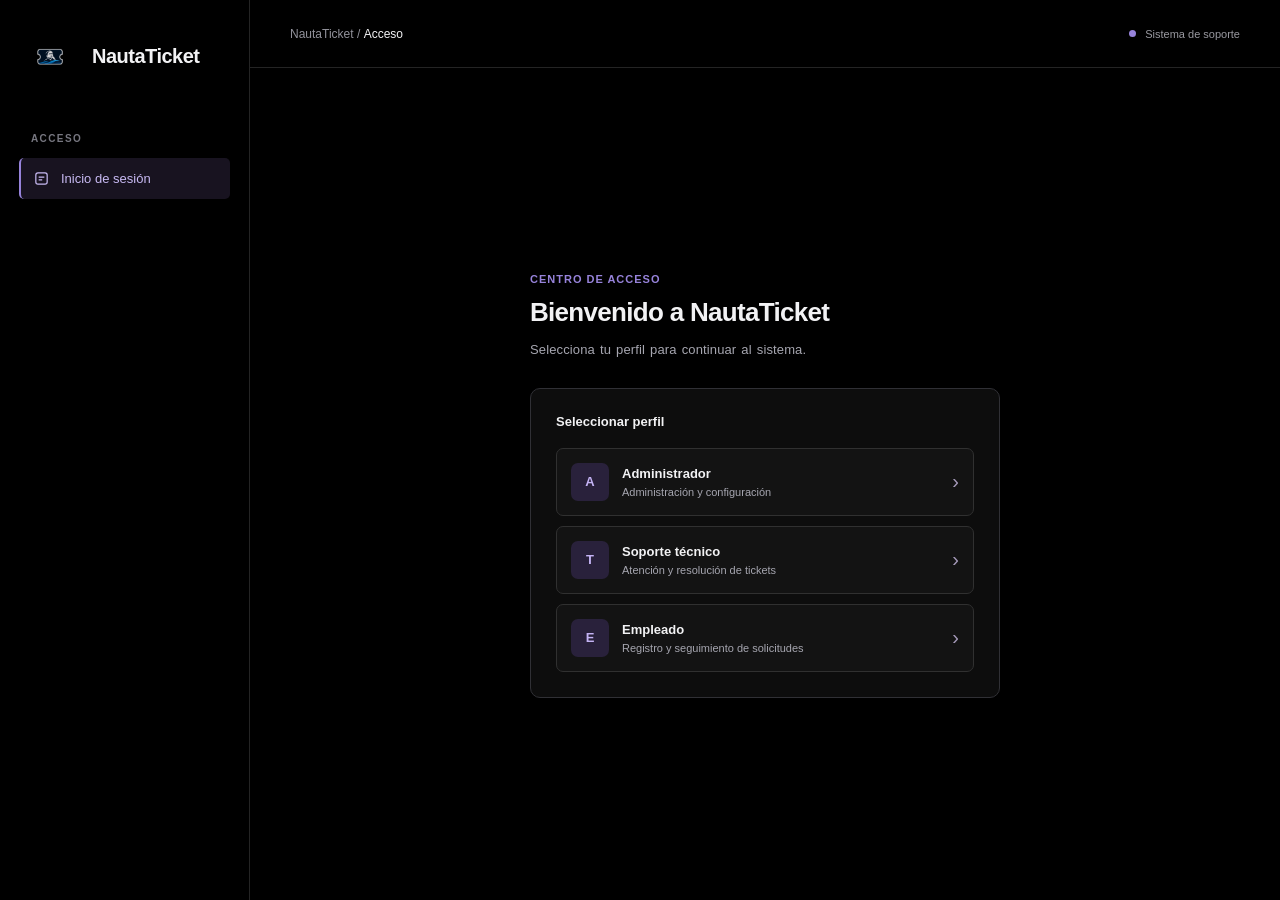
<file: src/main/resources/web/index.html>
<!DOCTYPE html>
<html lang="es">
<head>
    <meta charset="UTF-8">
    <meta name="viewport" content="width=device-width, initial-scale=1.0">
    <meta name="color-scheme" content="dark">
    <title>NautaTicket | Acceso</title>

    <style>
        :root {
            --bg: #000000;
            --surface: #0d0d0d;
            --surface-hover: #191919;
            --border: #292929;
            --text: #f2f2f4;
            --muted: #9a9aa2;
            --purple: #9783db;
            --purple-hover: #b0a0ec;
            --font: "Segoe UI", Tahoma, Arial, sans-serif;
        }

        * {
            box-sizing: border-box;
        }

        html, body {
            margin: 0;
            min-height: 100%;
            background: var(--bg);
            color: var(--text);
            font-family: var(--font);
        }

        button, input {
            font: inherit;
        }

        button {
            cursor: pointer;
        }

        button:focus-visible,
        input:focus-visible {
            outline: 2px solid var(--purple);
            outline-offset: 3px;
        }

        [hidden] {
            display: none !important;
        }

        .access-layout {
            display: grid;
            grid-template-columns: 250px minmax(0, 1fr);
            min-height: 100vh;
            background: #000000;
        }

        .access-sidebar {
            display: flex;
            flex-direction: column;
            gap: 46px;
            padding: 25px 19px;
            background: #000000;
            border-right: 1px solid #242424;
        }

        .logo {
            display: flex;
            align-items: center;
            gap: 11px;
        }

        .logo-mark {
            width: 62px;
            height: 62px;
            min-width: 62px;
            display: flex;
            align-items: center;
            justify-content: center;
            overflow: hidden;
            background: transparent;
            border: none;
        }

        .logo-mark img {
            display: block;
            width: 100%;
            height: 100%;
            object-fit: contain;
        }

        .logo-text {
            color: var(--text);
            font-size: 20px;
            font-weight: 600;
            letter-spacing: -0.5px;
        }

        .sidebar-label {
            margin: 0 12px 14px;
            color: #777780;
            font-size: 10px;
            font-weight: 600;
            letter-spacing: 1.4px;
            text-transform: uppercase;
        }

        .sidebar-link {
            display: flex;
            align-items: center;
            gap: 11px;
            padding: 12px;
            color: #c8baf3;
            background: #181320;
            border-left: 2px solid var(--purple);
            border-radius: 5px;
            font-size: 13px;
        }

        .sidebar-link svg {
            display: block;
            width: 17px;
            height: 17px;
            flex-shrink: 0;
        }

        .access-main {
            min-width: 0;
            display: flex;
            flex-direction: column;
            background: #000000;
        }

        .topbar {
            height: 68px;
            padding: 0 40px;
            display: flex;
            align-items: center;
            justify-content: space-between;
            border-bottom: 1px solid #242424;
        }

        .breadcrumb {
            color: #92929b;
            font-size: 12px;
        }

        .breadcrumb strong {
            color: var(--text);
            font-weight: 500;
        }

        .environment {
            display: flex;
            align-items: center;
            gap: 9px;
            color: #9999a0;
            font-size: 11px;
        }

        .environment-dot {
            width: 7px;
            height: 7px;
            border-radius: 50%;
            background: var(--purple);
        }

        .access-content {
            flex: 1;
            display: flex;
            align-items: center;
            justify-content: center;
            padding: 44px 24px;
        }

        .access-container {
            width: 100%;
            max-width: 470px;
        }

        .eyebrow {
            color: var(--purple);
            font-size: 11px;
            font-weight: 600;
            letter-spacing: 1px;
            text-transform: uppercase;
        }

        .section-heading {
            margin-bottom: 27px;
        }

        .section-heading h1 {
            margin: 11px 0;
            font-size: 26px;
            font-weight: 600;
            letter-spacing: -0.7px;
        }

        .section-heading p {
            margin: 0;
            color: var(--muted);
            font-size: 13px;
            line-height: 1.7;
        }

        .access-panel {
            padding: 25px;
            background: var(--surface);
            border: 1px solid var(--border);
            border-radius: 10px;
        }

        .panel-title {
            margin: 0 0 19px;
            font-size: 13px;
            font-weight: 600;
        }

        .profile-list {
            display: flex;
            flex-direction: column;
            gap: 10px;
        }

        .profile-option {
            width: 100%;
            display: flex;
            align-items: center;
            gap: 13px;
            padding: 14px;
            color: var(--text);
            background: #131313;
            border: 1px solid #303030;
            border-radius: 7px;
            text-align: left;
            transition: background 150ms, border-color 150ms;
        }

        .profile-option:hover {
            background: var(--surface-hover);
            border-color: var(--purple);
        }

        .profile-symbol {
            width: 38px;
            height: 38px;
            flex-shrink: 0;
            display: grid;
            place-items: center;
            background: #29213b;
            border-radius: 7px;
            color: #c4b3f4;
            font-size: 13px;
            font-weight: 600;
        }

        .profile-info {
            flex: 1;
            min-width: 0;
        }

        .profile-info strong {
            display: block;
            font-size: 13px;
            font-weight: 600;
        }

        .profile-info small {
            display: block;
            margin-top: 5px;
            color: var(--muted);
            font-size: 11px;
        }

        .profile-arrow {
            color: #a59ab9;
            font-size: 20px;
        }

        .selected-profile {
            display: flex;
            align-items: center;
            gap: 8px;
            padding: 12px;
            margin-bottom: 24px;
            background: #080808;
            border: 1px solid var(--border);
            border-radius: 6px;
            color: var(--muted);
            font-size: 12px;
        }

        .selected-profile strong {
            color: #c4b5f2;
        }

        .field {
            display: flex;
            flex-direction: column;
            gap: 8px;
            margin-bottom: 19px;
        }

        .field label {
            color: #d2d2d6;
            font-size: 12px;
            font-weight: 500;
        }

        .input {
            width: 100%;
            height: 43px;
            padding: 0 13px;
            background: #080808;
            border: 1px solid #333333;
            border-radius: 6px;
            color: var(--text);
            outline: none;
        }

        .input:focus {
            border-color: var(--purple);
        }

        .input::placeholder {
            color: #77777d;
        }

        .form-actions {
            display: flex;
            gap: 10px;
            margin-top: 17px;
        }

        .button {
            height: 42px;
            padding: 0 19px;
            border-radius: 6px;
            border: 1px solid transparent;
            font-size: 12px;
            font-weight: 600;
        }

        .button-primary {
            flex: 1;
            background: var(--purple);
            color: #0b0910;
        }

        .button-primary:hover {
            background: var(--purple-hover);
        }

        .button-secondary {
            background: #191919;
            color: #d0d0d5;
            border-color: #333333;
        }

        .button-secondary:hover {
            background: #252525;
        }

        .status {
            min-height: 17px;
            color: #d5a477;
            font-size: 12px;
            line-height: 1.5;
        }

        @media (max-width: 760px) {
            .access-layout {
                grid-template-columns: 1fr;
            }

            .access-sidebar {
                padding: 12px 20px;
                border-right: none;
                border-bottom: 1px solid #242424;
            }

            .sidebar-section {
                display: none;
            }

            .topbar {
                padding: 0 20px;
            }

            .access-content {
                padding: 35px 18px;
            }
        }

        @media (max-width: 480px) {
            .access-panel {
                padding: 20px;
            }

            .section-heading h1 {
                font-size: 23px;
            }
        }
    </style>

    <link rel="stylesheet" href="css/pulido.css">
</head>

<body>

<div class="access-layout">

    <aside class="access-sidebar">

        <div class="logo">
            <span class="logo-mark">
                <img src="assets/images/nautaticket-logo.png"
                     alt="Logotipo de NautaTicket">
            </span>
            <span class="logo-text">NautaTicket</span>
        </div>

        <div class="sidebar-section">
            <div class="sidebar-label">Acceso</div>

            <div class="sidebar-link">
                <svg viewBox="0 0 24 24"
                     fill="none"
                     stroke="currentColor"
                     stroke-width="1.7">
                    <rect x="4" y="4"
                          width="16" height="16" rx="3"/>
                    <path d="M8 10h8M8 14h5"/>
                </svg>
                Inicio de sesión
            </div>
        </div>

    </aside>

    <main class="access-main">

        <header class="topbar">
            <div class="breadcrumb">
                <span>NautaTicket</span>
                <span class="breadcrumb-separator">/</span>
                <strong>Acceso</strong>
            </div>

            <div class="environment">
                <span class="environment-dot"></span>
                Sistema de soporte
            </div>
        </header>

        <div class="access-content">

            <div class="access-container">

                <section id="profilesView">

                    <div class="section-heading">
                        <span class="eyebrow">Centro de acceso</span>
                        <h1>Bienvenido a NautaTicket</h1>
                        <p>
                            Selecciona tu perfil para continuar
                            al sistema.
                        </p>
                    </div>

                    <div class="access-panel">

                        <h2 class="panel-title">Seleccionar perfil</h2>

                        <div class="profile-list">

                            <button type="button"
                                    class="profile-option"
                                    data-profile="ADMIN"
                                    data-label="Administrador">

                                <span class="profile-symbol">A</span>

                                <span class="profile-info">
                                    <strong>Administrador</strong>
                                    <small>Administración y configuración</small>
                                </span>

                                <span class="profile-arrow">›</span>
                            </button>

                            <button type="button"
                                    class="profile-option"
                                    data-profile="TECNICO"
                                    data-label="Soporte técnico">

                                <span class="profile-symbol">T</span>

                                <span class="profile-info">
                                    <strong>Soporte técnico</strong>
                                    <small>Atención y resolución de tickets</small>
                                </span>

                                <span class="profile-arrow">›</span>
                            </button>

                            <button type="button"
                                    class="profile-option"
                                    data-profile="EMPLEADO"
                                    data-label="Empleado">

                                <span class="profile-symbol">E</span>

                                <span class="profile-info">
                                    <strong>Empleado</strong>
                                    <small>Registro y seguimiento de solicitudes</small>
                                </span>

                                <span class="profile-arrow">›</span>
                            </button>

                        </div>
                    </div>
                </section>

                <section id="loginView" hidden>

                    <div class="section-heading">
                        <span class="eyebrow">Identificación</span>
                        <h1>Iniciar sesión</h1>
                        <p>
                            Introduce tus credenciales
                            para acceder al sistema.
                        </p>
                    </div>

                    <div class="access-panel">

                        <div class="selected-profile">
                            Perfil:
                            <strong id="profileLabel"></strong>
                        </div>

                        <form id="loginForm" novalidate>

                            <div class="field">
                                <label for="correo">
                                    Correo electrónico
                                </label>

                                <input class="input"
                                       id="correo"
                                       name="correo"
                                       type="email"
                                       autocomplete="username"
                                       placeholder="correo@empresa.com"
                                       required>
                            </div>

                            <div class="field">
                                <label for="password">
                                    Contraseña
                                </label>

                                <input class="input"
                                       id="password"
                                       name="password"
                                       type="password"
                                       autocomplete="current-password"
                                       placeholder="Contraseña"
                                       required>
                            </div>

                            <p id="message"
                               class="status"
                               role="status"
                               aria-live="polite"></p>

                            <div class="form-actions">

                                <button type="button"
                                        class="button button-secondary"
                                        id="backBtn">
                                    Volver
                                </button>

                                <button type="submit"
                                        class="button button-primary">
                                    Ingresar
                                </button>

                            </div>

                        </form>
                    </div>

                </section>

            </div>
        </div>

    </main>
</div>

<script src="js/app.js"></script>

</body>
</html>
</file>
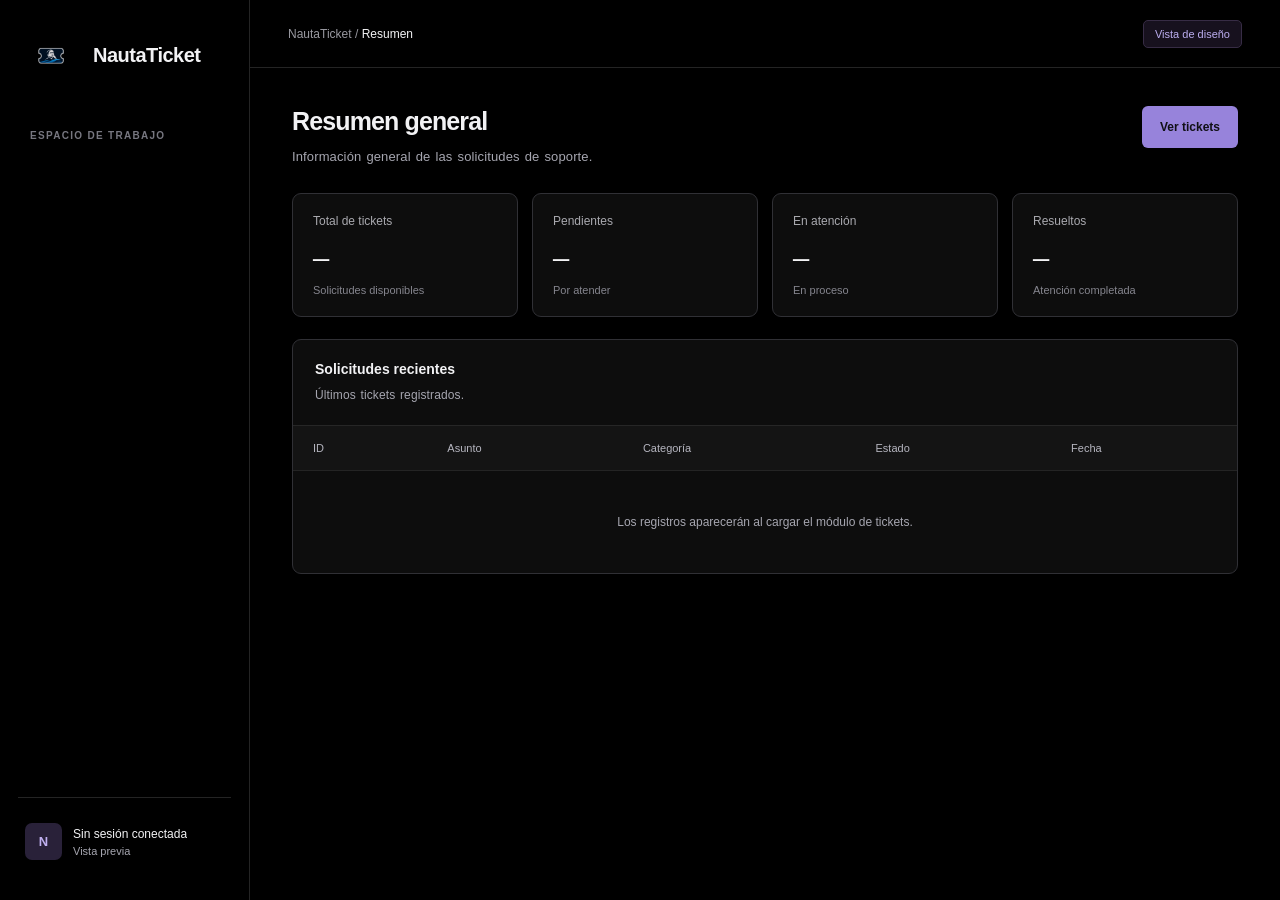
<file: src/main/resources/web/dashboard.html>
<!DOCTYPE html>
<html lang="es">
<head>
    <meta charset="UTF-8">
    <meta name="viewport" content="width=device-width, initial-scale=1">
    <meta name="color-scheme" content="dark">
    <title>NautaTicket | Panel principal</title>

    <style>
        :root {
            --bg: #000000;
            --surface: #0d0d0d;
            --surface-raised: #151515;
            --border: #292929;
            --text: #f2f2f4;
            --muted: #9b9ba3;
            --purple: #9783db;
            --purple-hover: #b0a0ec;
            --blue: #7194d2;
            --font: "Segoe UI", Tahoma, Arial, sans-serif;
            --mono: Consolas, "Courier New", monospace;
        }

        * { box-sizing: border-box; }

        html, body {
            margin: 0;
            min-height: 100%;
            background: #000000;
            color: var(--text);
            font-family: var(--font);
        }

        button, input, select { font: inherit; }
        button { cursor: pointer; }
        button:disabled { cursor: not-allowed; opacity: .55; }
        [hidden] { display: none !important; }

        .workspace {
            display: grid;
            grid-template-columns: 250px minmax(0, 1fr);
            min-height: 100vh;
            background: #000000;
        }

        .workspace-sidebar {
            min-height: 100vh;
            display: flex;
            flex-direction: column;
            gap: 32px;
            padding: 24px 18px;
            background: #000000;
            border-right: 1px solid #242424;
        }

        .logo {
            display: flex;
            align-items: center;
            gap: 11px;
            padding: 0 2px;
        }

        .logo-mark {
            width: 62px;
            height: 62px;
            min-width: 62px;
            display: flex;
            align-items: center;
            justify-content: center;
            overflow: hidden;
        }

        .logo-mark img {
            display: block;
            width: 100%;
            height: 100%;
            object-fit: contain;
        }

        .logo-text {
            font-size: 20px;
            font-weight: 600;
            letter-spacing: -.5px;
        }

        .workspace-nav {
            display: flex;
            flex-direction: column;
            gap: 5px;
        }

        .nav-caption {
            margin: 12px 12px 10px;
            color: #777780;
            font-size: 10px;
            font-weight: 600;
            letter-spacing: 1.3px;
            text-transform: uppercase;
        }

        .nav-item {
            display: flex;
            align-items: center;
            gap: 12px;
            width: 100%;
            min-height: 43px;
            padding: 0 12px;
            color: #a1a1ab;
            background: transparent;
            border: 1px solid transparent;
            border-radius: 6px;
            font-size: 13px;
            font-weight: 500;
            text-align: left;
            transition: background .15s, color .15s;
        }

        .nav-item svg,
        .logout-button svg {
            display: block;
            width: 17px;
            height: 17px;
            min-width: 17px;
            max-height: 17px;
            fill: none;
            stroke: currentColor;
            stroke-width: 1.7;
            stroke-linecap: round;
            stroke-linejoin: round;
        }

        .nav-item:hover {
            color: var(--text);
            background: #151515;
        }

        .nav-item.active {
            color: #c9baf4;
            background: #1b1526;
            border-color: #392b4b;
        }

        .sidebar-footer {
            margin-top: auto;
            padding-top: 17px;
            border-top: 1px solid #242424;
        }

        .sidebar-user {
            display: flex;
            align-items: center;
            gap: 11px;
            padding: 8px 7px 16px;
        }

        .user-avatar {
            width: 37px;
            height: 37px;
            flex-shrink: 0;
            display: grid;
            place-items: center;
            color: #c0b0f0;
            background: #292139;
            border-radius: 7px;
            font-size: 13px;
            font-weight: 600;
        }

        .user-details { min-width: 0; }

        .user-details strong,
        .user-details span {
            display: block;
            overflow: hidden;
            text-overflow: ellipsis;
            white-space: nowrap;
        }

        .user-details strong {
            font-size: 12px;
            font-weight: 500;
        }

        .user-details span {
            margin-top: 4px;
            color: var(--muted);
            font-size: 11px;
        }

        .logout-button {
            color: #b7b7bf;
            border-top: 1px solid #242424;
            border-radius: 0;
            margin-top: 4px;
            padding-top: 13px;
        }

        .workspace-main {
            min-width: 0;
            background: #000000;
        }

        .workspace-topbar {
            min-height: 68px;
            display: flex;
            align-items: center;
            justify-content: space-between;
            gap: 15px;
            padding: 0 38px;
            border-bottom: 1px solid #242424;
        }

        .workspace-path {
            color: #9999a0;
            font-size: 12px;
        }

        .workspace-path strong {
            color: var(--text);
            font-weight: 500;
        }

        .role-tag {
            padding: 7px 11px;
            color: #bcaef1;
            background: #17111e;
            border: 1px solid #372c45;
            border-radius: 5px;
            font-size: 11px;
        }

        .workspace-content {
            width: 100%;
            max-width: 1450px;
            margin: 0 auto;
            padding: 38px 42px;
        }

        .page-heading {
            display: flex;
            align-items: flex-start;
            justify-content: space-between;
            gap: 20px;
            margin-bottom: 28px;
        }

        .page-heading h1 {
            margin: 0 0 9px;
            font-size: 25px;
            font-weight: 600;
            letter-spacing: -.6px;
        }

        .page-heading p {
            margin: 0;
            color: var(--muted);
            font-size: 13px;
            line-height: 1.6;
        }

        .button {
            min-height: 42px;
            padding: 0 17px;
            border: 1px solid transparent;
            border-radius: 6px;
            font-size: 12px;
            font-weight: 600;
        }

        .button-primary {
            color: #0b0910;
            background: var(--purple);
        }

        .button-primary:hover:not(:disabled) {
            background: var(--purple-hover);
        }

        .button-secondary {
            color: #d9d9de;
            background: #191919;
            border-color: #343434;
        }

        .button-secondary:hover:not(:disabled) {
            background: #242424;
        }

        .metrics-grid {
            display: grid;
            grid-template-columns: repeat(4, minmax(0, 1fr));
            gap: 14px;
        }

        .metric {
            min-height: 124px;
            padding: 20px;
            background: var(--surface);
            border: 1px solid var(--border);
            border-radius: 9px;
        }

        .metric-label {
            display: block;
            color: #a9a9af;
            font-size: 12px;
        }

        .metric-value {
            display: block;
            margin-top: 17px;
            font-family: var(--mono);
            font-size: 27px;
            font-weight: 500;
        }

        .metric-hint {
            display: block;
            margin-top: 9px;
            color: #85858e;
            font-size: 11px;
        }

        .content-panel {
            margin-top: 22px;
            overflow: hidden;
            background: var(--surface);
            border: 1px solid var(--border);
            border-radius: 9px;
        }

        .panel-heading {
            display: flex;
            align-items: center;
            justify-content: space-between;
            gap: 15px;
            padding: 20px 22px;
            border-bottom: 1px solid #262626;
        }

        .panel-heading h2 {
            margin: 0;
            font-size: 14px;
            font-weight: 600;
        }

        .panel-heading p {
            margin: 7px 0 0;
            color: var(--muted);
            font-size: 12px;
        }

        .table-scroll {
            width: 100%;
            overflow-x: auto;
        }

        .data-table {
            width: 100%;
            border-collapse: collapse;
            text-align: left;
            font-size: 12px;
        }

        .data-table th {
            padding: 16px 20px;
            color: #a0a0a8;
            background: #141414;
            font-size: 11px;
            font-weight: 500;
        }

        .data-table td {
            padding: 17px 20px;
            border-top: 1px solid #242424;
        }

        .empty-state {
            padding: 42px 20px !important;
            color: var(--muted);
            text-align: center;
            line-height: 1.7;
        }

        .simple-note {
            padding: 28px;
            background: var(--surface);
            border: 1px solid var(--border);
            border-radius: 9px;
        }

        .simple-note h2 {
            margin: 0 0 13px;
            font-size: 16px;
            font-weight: 500;
        }

        .simple-note p {
            max-width: 580px;
            margin: 0;
            color: var(--muted);
            font-size: 13px;
            line-height: 1.7;
        }

        .tabs {
            display: flex;
            gap: 6px;
            margin-bottom: 18px;
            border-bottom: 1px solid var(--border);
        }

        .tab {
            padding: 12px 17px;
            color: var(--muted);
            background: transparent;
            border: none;
            border-bottom: 2px solid transparent;
            font-size: 12px;
        }

        .tab.active {
            color: #c9baf4;
            border-bottom-color: var(--purple);
        }

        .admin-summary {
            display: grid;
            grid-template-columns: repeat(3, minmax(0, 1fr));
            gap: 14px;
        }

        .admin-stat {
            padding: 18px 20px;
            background: var(--surface);
            border: 1px solid var(--border);
            border-radius: 8px;
        }

        .admin-stat span {
            display: block;
            color: var(--muted);
            font-size: 12px;
        }

        .admin-stat strong {
            display: block;
            margin-top: 14px;
            font-family: var(--mono);
            font-size: 23px;
            font-weight: 500;
        }

        .admin-info {
            display: flex;
            align-items: flex-start;
            gap: 12px;
            padding: 15px;
            margin-top: 18px;
            background: #101010;
            border: 1px solid #303030;
            border-radius: 7px;
            color: #b9b9c0;
            font-size: 12px;
            line-height: 1.65;
        }

        .admin-info svg {
            width: 17px;
            height: 17px;
            flex-shrink: 0;
            color: var(--blue);
        }

        @media (max-width: 1100px) {
            .metrics-grid {
                grid-template-columns: repeat(2, 1fr);
            }

            .admin-summary {
                grid-template-columns: repeat(2, 1fr);
            }
        }

        @media (max-width: 760px) {
            .workspace {
                grid-template-columns: 1fr;
            }

            .workspace-sidebar {
                min-height: auto;
                gap: 18px;
                border-right: none;
                border-bottom: 1px solid #242424;
            }

            .workspace-nav {
                flex-direction: row;
                flex-wrap: wrap;
            }

            .nav-caption {
                width: 100%;
            }

            .nav-item {
                width: auto;
            }

            .sidebar-footer {
                margin-top: 0;
            }

            .workspace-content {
                padding: 28px 20px;
            }

            .workspace-topbar {
                padding: 0 20px;
            }
        }

        @media (max-width: 520px) {
            .metrics-grid,
            .admin-summary {
                grid-template-columns: 1fr;
            }

            .page-heading,
            .panel-heading {
                flex-direction: column;
                align-items: flex-start;
            }

            .data-table {
                min-width: 580px;
            }
        }
    </style>

    <link rel="stylesheet" href="css/pulido.css">
</head>

<body>

<div class="workspace">

    <aside class="workspace-sidebar">

        <div class="logo">
            <span class="logo-mark">
                <img src="assets/images/nautaticket-logo.png"
                     alt="Logotipo de NautaTicket">
            </span>
            <span class="logo-text">NautaTicket</span>
        </div>

        <nav class="workspace-nav"
             aria-label="Navegación principal">

            <p class="nav-caption">Espacio de trabajo</p>

            <button class="nav-item active"
                    type="button"
                    data-section="resumen" data-roles="Administrador">
                <svg viewBox="0 0 24 24">
                    <rect x="3" y="3" width="8" height="8" rx="1"/>
                    <rect x="13" y="3" width="8" height="8" rx="1"/>
                    <rect x="3" y="13" width="8" height="8" rx="1"/>
                    <rect x="13" y="13" width="8" height="8" rx="1"/>
                </svg>
                Resumen
            </button>

            <button class="nav-item"
                    type="button"
                    data-section="tickets" data-roles="Administrador,Empleado">
                <svg viewBox="0 0 24 24">
                    <path d="M4 4h16v5a3 3 0 0 0 0 6v5H4v-5a3 3 0 0 0 0-6V4Z"/>
                    <path d="M12 4v16" stroke-dasharray="2 2"/>
                </svg>
                Tickets
            </button>

            <button class="nav-item"
                    type="button"
                    data-section="atencion"
                    data-roles="Soporte técnico"
                    hidden>
                <svg viewBox="0 0 24 24">
                    <circle cx="12" cy="12" r="8"/>
                    <path d="m8 12 3 3 5-6"/>
                </svg>
                Atención
            </button>

            <button class="nav-item"
                    type="button"
                    data-section="historial"
                    data-roles="Administrador,Soporte técnico"
                    hidden>
                <svg viewBox="0 0 24 24">
                    <path d="M3 12a9 9 0 1 0 3-6.7"/>
                    <path d="M3 4v5h5M12 7v5l3 2"/>
                </svg>
                Historial
            </button>

            <button class="nav-item"
                    type="button"
                    data-section="reportes"
                    data-roles="Administrador"
                    hidden>
                <svg viewBox="0 0 24 24">
                    <path d="M6 3h9l4 4v14H6Z"/>
                    <path d="M15 3v5h4M9 13h7M9 17h7"/>
                </svg>
                Reportes
            </button>

            <p class="nav-caption"
               data-roles="Administrador"
               hidden>
                Configuración
            </p>

            <button class="nav-item"
                    type="button"
                    data-section="administracion"
                    data-roles="Administrador"
                    hidden>
                <svg viewBox="0 0 24 24">
                    <path d="M16 20v-2a4 4 0 0 0-4-4H6a4 4 0 0 0-4 4v2"/>
                    <circle cx="9" cy="7" r="4"/>
                    <path d="M20 20v-2a4 4 0 0 1 0 7.75"/>
                </svg>
                Administración
            </button>
        </nav>

        <div class="sidebar-footer">

            <div class="sidebar-user">
                <span class="user-avatar">N</span>

                <div class="user-details">
                    <strong id="userName">
                        Sin sesión conectada
                    </strong>
                    <span id="userRole">Vista previa</span>
                </div>
            </div>

            <button class="nav-item logout-button"
                    type="button"
                    id="cerrarSesionBtn"
                    hidden>
                <svg viewBox="0 0 24 24">
                    <path d="M9 21H5a2 2 0 0 1-2-2V5a2 2 0 0 1 2-2h4"/>
                    <path d="M16 17l5-5-5-5"/>
                    <path d="M21 12H9"/>
                </svg>
                Cerrar sesión
            </button>
        </div>
    </aside>

    <main class="workspace-main">

        <header class="workspace-topbar">
            <div class="workspace-path">
                <span>NautaTicket</span>
                <span class="workspace-separator">/</span>
                <strong id="currentSection">Resumen</strong>
            </div>

            <span class="role-tag" id="roleTag">
                Vista de diseño
            </span>
        </header>

        <div class="workspace-content">

            <section id="resumen" class="workspace-section" data-roles="Administrador">

                <div class="page-heading">
                    <div>
                        <h1>Resumen general</h1>
                        <p>
                            Información general de las solicitudes
                            de soporte.
                        </p>
                    </div>

                    <button class="button button-primary"
                            type="button"
                            data-go="tickets">
                        Ver tickets
                    </button>
                </div>

                <div class="metrics-grid">

                    <article class="metric">
                        <span class="metric-label">
                            Total de tickets
                        </span>
                        <strong class="metric-value"
                                id="totalTickets">—</strong>
                        <span class="metric-hint">
                            Solicitudes disponibles
                        </span>
                    </article>

                    <article class="metric">
                        <span class="metric-label">
                            Pendientes
                        </span>
                        <strong class="metric-value"
                                id="pendingTickets">—</strong>
                        <span class="metric-hint">
                            Por atender
                        </span>
                    </article>

                    <article class="metric">
                        <span class="metric-label">
                            En atención
                        </span>
                        <strong class="metric-value"
                                id="activeTickets">—</strong>
                        <span class="metric-hint">
                            En proceso
                        </span>
                    </article>

                    <article class="metric">
                        <span class="metric-label">
                            Resueltos
                        </span>
                        <strong class="metric-value"
                                id="resolvedTickets">—</strong>
                        <span class="metric-hint">
                            Atención completada
                        </span>
                    </article>
                </div>

                <div class="content-panel">

                    <div class="panel-heading">
                        <div>
                            <h2>Solicitudes recientes</h2>
                            <p>Últimos tickets registrados.</p>
                        </div>
                    </div>

                    <div class="table-scroll">
                        <table class="data-table">
                            <thead>
                            <tr>
                                <th>ID</th>
                                <th>Asunto</th>
                                <th>Categoría</th>
                                <th>Estado</th>
                                <th>Fecha</th>
                            </tr>
                            </thead>

                            <tbody id="recentTickets">
                            <tr>
                                <td colspan="5" class="empty-state">
                                    Los registros aparecerán al
                                    cargar el módulo de tickets.
                                </td>
                            </tr>
                            </tbody>
                        </table>
                    </div>
                </div>
            </section>

            <section id="tickets" data-roles="Administrador,Empleado"
                     class="workspace-section"
                     hidden>

                <div class="page-heading">
                    <div>
                        <h1>Gestión de tickets</h1>
                        <p>Registro y seguimiento de solicitudes.</p>
                    </div>
                </div>

                <div class="simple-note">
                    <h2>Módulo de tickets</h2>
                    <p>
                        Preparando la conexión con los
                        servicios de tickets.
                    </p>
                </div>
            </section>

            <section id="atencion"
                     class="workspace-section"
                     data-roles="Soporte técnico"
                     hidden>

                <div class="page-heading">
                    <div>
                        <h1>Atención de solicitudes</h1>
                        <p>Gestión de tickets mediante FIFO.</p>
                    </div>
                </div>

                <div class="simple-note">
                    <h2>Centro de atención</h2>
                    <p>
                        La asignación, el inicio de atención
                        y la resolución estarán disponibles
                        únicamente para los técnicos TI.
                    </p>
                </div>
            </section>

            <section id="historial"
                     class="workspace-section"
                     data-roles="Administrador,Soporte técnico"
                     hidden>

                <div class="page-heading">
                    <div>
                        <h1>Historial</h1>
                        <p>Registro de cambios en los tickets.</p>
                    </div>
                </div>

                <div class="simple-note">
                    <h2>Historial de movimientos</h2>
                    <p>
                        Esta sección se conectará con
                        HistorialService.
                    </p>
                </div>
            </section>

            <section id="reportes"
                     class="workspace-section"
                     data-roles="Administrador"
                     hidden>

                <div class="page-heading">
                    <div>
                        <h1>Reportes</h1>
                        <p>Generación de documentos PDF.</p>
                    </div>
                </div>

                <div class="simple-note">
                    <h2>Reportes PDF</h2>
                    <p>
                        Esta sección se conectará con
                        ReporteService y JasperReports.
                    </p>
                </div>
            </section>

            <section id="administracion"
                     class="workspace-section"
                     data-roles="Administrador"
                     hidden>

                <div class="page-heading">
                    <div>
                        <h1>Administración</h1>
                        <p>
                            Gestión de usuarios, roles y
                            departamentos del sistema.
                        </p>
                    </div>
                </div>

                <div class="admin-summary">

                    <article class="admin-stat">
                        <span>Usuarios registrados</span>
                        <strong id="adminTotalUsuarios">—</strong>
                    </article>

                    <article class="admin-stat">
                        <span>Usuarios activos</span>
                        <strong id="adminUsuariosActivos">—</strong>
                    </article>

                    <article class="admin-stat">
                        <span>Departamentos</span>
                        <strong id="adminTotalDepartamentos">—</strong>
                    </article>
                </div>

                <div class="admin-info">
                    <svg viewBox="0 0 24 24"
                         fill="none"
                         stroke="currentColor"
                         stroke-width="1.8">
                        <circle cx="12" cy="12" r="9"/>
                        <path d="M12 11v6M12 7h.01"/>
                    </svg>

                    <span>
                        La administración utiliza los servicios
                        Java y verifica los permisos antes
                        de realizar modificaciones.
                    </span>
                </div>

                <div class="content-panel">

                    <div class="panel-heading">
                        <div>
                            <h2>Directorio y configuración</h2>
                            <p>
                                Usuarios, roles y departamentos
                                de NautaTicket.
                            </p>
                        </div>
                    </div>

                    <div style="padding: 0 22px;">

                        <div class="tabs"
                             role="tablist"
                             aria-label="Áreas de administración">

                            <button class="tab active"
                                    id="tabUsuarios"
                                    type="button"
                                    role="tab"
                                    aria-selected="true"
                                    aria-controls="adminUsuarios"
                                    data-admin-tab="usuarios">
                                Usuarios
                            </button>

                            <button class="tab"
                                    id="tabDepartamentos"
                                    type="button"
                                    role="tab"
                                    aria-selected="false"
                                    aria-controls="adminDepartamentos"
                                    data-admin-tab="departamentos">
                                Departamentos
                            </button>
                        </div>
                    </div>

                    <div id="adminUsuarios"
                         role="tabpanel"
                         aria-labelledby="tabUsuarios">

                        <div class="panel-heading">
                            <div>
                                <h2>Usuarios del sistema</h2>
                                <p>
                                    Consulta y administración
                                    de cuentas.
                                </p>
                            </div>

                            <button class="button button-primary"
                                    id="nuevoUsuarioBtn"
                                    type="button"
                                    disabled>
                                Nuevo usuario
                            </button>
                        </div>

                        <div class="table-scroll">
                            <table class="data-table">
                                <thead>
                                <tr>
                                    <th>ID</th>
                                    <th>Usuario</th>
                                    <th>Correo</th>
                                    <th>Rol</th>
                                    <th>Departamento</th>
                                    <th>Estado</th>
                                    <th>Acciones</th>
                                </tr>
                                </thead>

                                <tbody id="adminUsuariosBody">
                                <tr>
                                    <td colspan="7"
                                        class="empty-state">
                                        Cargando usuarios...
                                    </td>
                                </tr>
                                </tbody>
                            </table>
                        </div>
                    </div>

                    <div id="adminDepartamentos"
                         role="tabpanel"
                         aria-labelledby="tabDepartamentos"
                         hidden>

                        <div class="panel-heading">
                            <div>
                                <h2>Departamentos</h2>
                                <p>
                                    Gestión de áreas y departamentos.
                                </p>
                            </div>

                            <button class="button button-primary"
                                    id="nuevoDepartamentoBtn"
                                    type="button"
                                    disabled>
                                Nuevo departamento
                            </button>
                        </div>

                        <div class="table-scroll">
                            <table class="data-table">
                                <thead>
                                <tr>
                                    <th>ID</th>
                                    <th>Departamento</th>
                                    <th>Acciones</th>
                                </tr>
                                </thead>

                                <tbody id="adminDepartamentosBody">
                                <tr>
                                    <td colspan="3"
                                        class="empty-state">
                                        Cargando departamentos...
                                    </td>
                                </tr>
                                </tbody>
                            </table>
                        </div>
                    </div>

                </div>
            </section>

        </div>
    </main>
</div>

<script src="js/dashboard.js"></script>

</body>
</html>
</file>
<file: src/main/resources/web/css/pulido.css>
/* NautaTicket - Pulido visual para JavaFX WebView */

:root {
    --font: "Segoe UI", Tahoma, Arial, sans-serif;
    --mono: Consolas, "Courier New", monospace;
    --bg: #000000;
    --surface: #0d0d0d;
    --border: #303035;
    --text: #f2f2f4;
    --muted: #a6a6b0;
    --purple: #9783db;
    --purple-hover: #b4a3ec;
}

html,
body {
    background: #000000 !important;
    color: var(--text);
    font-family: "Segoe UI", Tahoma, Arial, sans-serif !important;
    font-size: 14px;
    -webkit-font-smoothing: auto;
}

/* Tipografia compatible con WebView */

body,
button,
input,
select,
textarea,
option,
.workspace,
.workspace-sidebar,
.workspace-main,
.access-layout,
.access-sidebar,
.access-main,
.admin-modal,
.tickets-modal,
.reporte-formulario,
.reporte-calendario,
.historial-filtros,
.atencion-solucion,
.api-panel,
.api-metrica,
.api-grafico,
.admin-search,
.admin-field,
.tickets-input,
.tickets-select,
.tickets-textarea,
.historial-input,
.historial-select,
.reporte-input {
    font-family: "Segoe UI", Tahoma, Arial, sans-serif !important;
}

/* Numeros e identificadores */

.metric-value,
.admin-stat strong,
.atencion-metrica strong,
.atencion-capacidad-valor,
.api-metrica strong,
.api-barra-numero,
.historial-id,
.reporte-ruta {
    font-family: Consolas, "Courier New", monospace !important;
}

/* Legibilidad */

.page-heading p,
.panel-heading p,
.simple-note p,
.admin-info,
.admin-feedback,
.admin-modal p,
.tickets-feedback,
.tickets-caption,
.tickets-modal p,
.atencion-panel-cabecera p,
.atencion-detalle p,
.atencion-capacidad-cabecera p,
.atencion-capacidad-aviso,
.atencion-ayuda,
.atencion-mensaje,
.historial-mensaje,
.reporte-ayuda,
.reporte-informacion p,
.reporte-mensaje,
.api-panel-header p,
.api-pie,
.api-mensaje,
.section-heading p,
.access-panel p {
    word-spacing: 0.10em;
    line-height: 1.65 !important;
    letter-spacing: 0.01em;
    overflow-wrap: break-word;
}

/* Encabezados y contenedores */

.page-heading h1 {
    font-size: 25px;
    line-height: 1.25;
    letter-spacing: -0.035em;
}

.page-heading {
    margin-bottom: 25px;
}

.panel-heading h2,
.atencion-panel-cabecera h2,
.api-panel-header h2 {
    line-height: 1.35;
}

.content-panel,
.atencion-panel,
.atencion-capacidad,
.api-panel,
.reporte-formulario,
.reporte-informacion,
.historial-filtros {
    border-color: #303035 !important;
}

/* Campos oscuros */

input:not([type="checkbox"]):not([type="radio"]),
textarea,
select,
.admin-search,
.admin-field,
.tickets-input,
.tickets-select,
.tickets-textarea,
.historial-input,
.historial-select,
.reporte-input,
.atencion-solucion {
    box-sizing: border-box;
    color: #f2f2f4 !important;
    -webkit-text-fill-color: #f2f2f4 !important;
    background-color: #09090b !important;
    border-color: #393940 !important;
    color-scheme: dark;
}

input::placeholder,
textarea::placeholder,
.admin-search::placeholder,
.tickets-input::placeholder,
.historial-input::placeholder,
.atencion-solucion::placeholder {
    color: #9b9ba6 !important;
    -webkit-text-fill-color: #9b9ba6 !important;
    opacity: 1;
}

select option {
    background: #151519 !important;
    color: #f2f2f4 !important;
}

input:focus,
textarea:focus,
select:focus,
.admin-search:focus,
.admin-field:focus,
.tickets-input:focus,
.tickets-select:focus,
.historial-input:focus,
.historial-select:focus,
.reporte-input:focus,
.atencion-solucion:focus {
    border-color: #9783db !important;
    outline: none;
    box-shadow: 0 0 0 2px rgba(151, 131, 219, .16) !important;
}

/* Botones */

.button,
.admin-small-button,
.tickets-action,
.nav-item,
.tab,
.reporte-fecha-boton,
.reporte-calendario-nav {
    transition:
            background-color .16s ease,
            border-color .16s ease,
            color .16s ease;
}

.button-primary {
    background-color: #9783db !important;
    color: #111016 !important;
}

.button-primary:hover:not(:disabled) {
    background-color: #b4a3ec !important;
}

.button-secondary {
    background-color: #19191d !important;
    color: #ededf1 !important;
    border-color: #37373d !important;
}

.button-secondary:hover:not(:disabled) {
    background-color: #282830 !important;
}

button:disabled {
    opacity: .56;
    cursor: not-allowed;
}

button:focus-visible,
input:focus-visible,
select:focus-visible,
textarea:focus-visible,
.atencion-tabla tr:focus-visible {
    outline: 2px solid #9783db !important;
    outline-offset: 2px;
}

/* Tablas */

.data-table th,
.atencion-tabla th {
    color: #b6b6c0 !important;
}

.data-table td,
.atencion-tabla td {
    line-height: 1.5;
}

.data-table tbody tr:hover td {
    background: #15151a;
}

.data-table td,
.data-table th,
.atencion-tabla td,
.atencion-tabla th {
    overflow-wrap: anywhere;
}

.table-scroll,
.atencion-tabla-contenedor {
    scrollbar-color: #494354 #101014;
}

/* Ventanas y calendarios */

.admin-modal,
.tickets-modal,
.reporte-calendario {
    color: #f2f2f4;
}

.admin-modal-backdrop,
.tickets-modal-overlay {
    background: rgba(0, 0, 0, .84);
}

.reporte-calendario {
    box-shadow: 0 15px 42px rgba(0, 0, 0, .66);
}

/* Adaptabilidad */

@media (max-width: 880px) {
    .workspace-content {
        padding: 26px 24px;
    }

    .workspace-topbar {
        padding: 0 24px;
    }

    .reporte-grid,
    .historial-filtros {
        gap: 14px;
    }
}

@media (max-width: 520px) {
    .workspace-content {
        padding: 22px 16px;
    }

    .workspace-topbar {
        padding: 0 16px;
    }

    .page-heading h1 {
        font-size: 22px;
    }

    .button {
        min-height: 42px;
    }
    /* Separación del encabezado */

    .workspace-path {
        display: flex;
        align-items: center;
        gap: 9px;
        white-space: nowrap;
    }

    .workspace-separator {
        color: #777780;
    }

    .workspace-path strong {
        color: #f2f2f4;
        font-weight: 500;
    }

    /* Separacion de rutas en Login y Dashboard */
    .breadcrumb,
    .workspace-path {
        display: flex;
        align-items: center;
        gap: 9px;
        white-space: nowrap;
    }

    .breadcrumb-separator,
    .workspace-separator {
        display: inline-block;
        color: #777780;
    }

    .breadcrumb strong,
    .workspace-path strong {
        color: #f2f2f4;
        font-weight: 500;
    }
}
</file>
